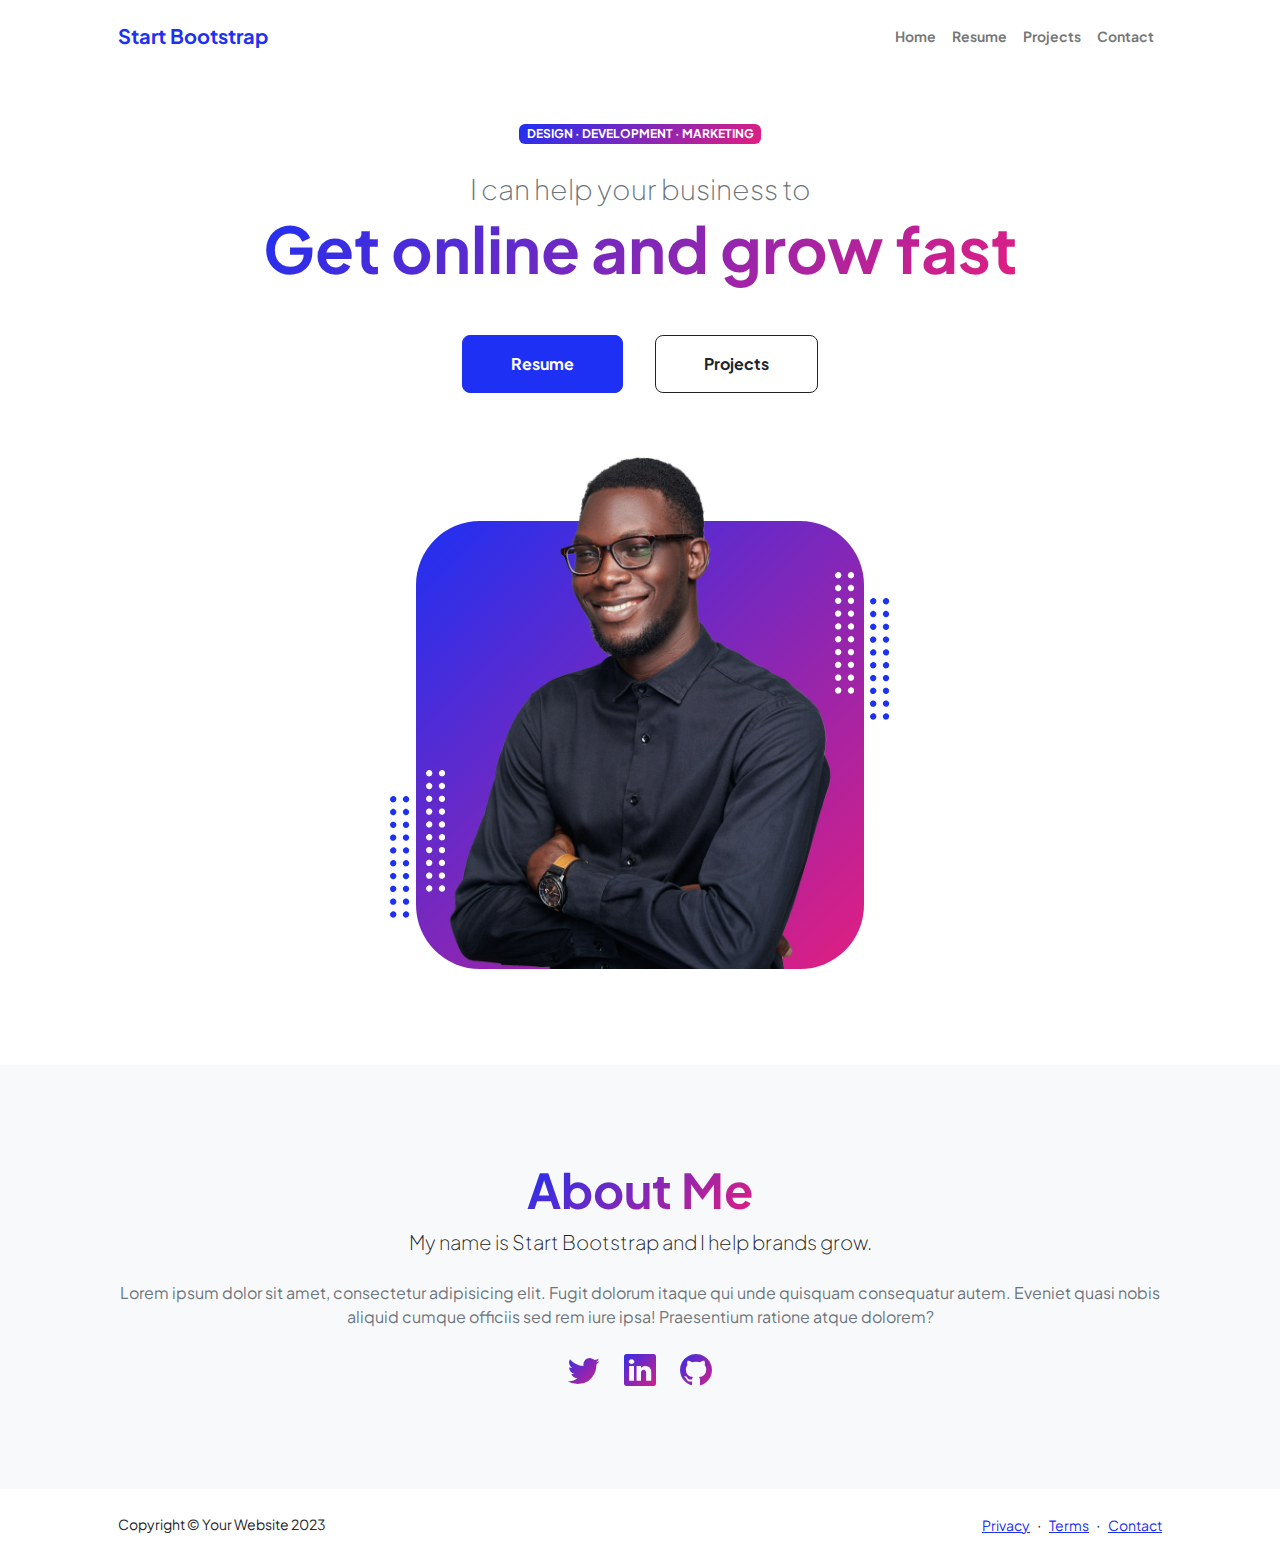
<file: index.html>
<!DOCTYPE html>
<html lang="en">
    <head>
        <meta charset="utf-8" />
        <meta name="viewport" content="width=device-width, initial-scale=1, shrink-to-fit=no" />
        <meta name="description" content="" />
        <meta name="author" content="" />
        <title>Personal - Start Bootstrap Theme</title>
        <!-- Favicon-->
        <link rel="icon" type="image/x-icon" href="assets/favicon.ico" />
        <!-- Custom Google font-->
        <link rel="preconnect" href="https://fonts.googleapis.com" />
        <link rel="preconnect" href="https://fonts.gstatic.com" crossorigin />
        <link href="https://fonts.googleapis.com/css2?family=Plus+Jakarta+Sans:wght@100;200;300;400;500;600;700;800;900&amp;display=swap" rel="stylesheet" />
        <!-- Bootstrap icons-->
        <link href="https://cdn.jsdelivr.net/npm/bootstrap-icons@1.8.1/font/bootstrap-icons.css" rel="stylesheet" />
        <!-- Core theme CSS (includes Bootstrap)-->
        <link href="css/styles.css" rel="stylesheet" />
    </head>
    <body class="d-flex flex-column h-100">
        <main class="flex-shrink-0">
            <!-- Navigation-->
            <nav class="navbar navbar-expand-lg navbar-light bg-white py-3">
                <div class="container px-5">
                    <a class="navbar-brand" href="index.html"><span class="fw-bolder text-primary">Start Bootstrap</span></a>
                    <button class="navbar-toggler" type="button" data-bs-toggle="collapse" data-bs-target="#navbarSupportedContent" aria-controls="navbarSupportedContent" aria-expanded="false" aria-label="Toggle navigation"><span class="navbar-toggler-icon"></span></button>
                    <div class="collapse navbar-collapse" id="navbarSupportedContent">
                        <ul class="navbar-nav ms-auto mb-2 mb-lg-0 small fw-bolder">
                            <li class="nav-item"><a class="nav-link" href="index.html">Home</a></li>
                            <li class="nav-item"><a class="nav-link" href="resume.html">Resume</a></li>
                            <li class="nav-item"><a class="nav-link" href="projects.html">Projects</a></li>
                            <li class="nav-item"><a class="nav-link" href="contact.html">Contact</a></li>
                        </ul>
                    </div>
                </div>
            </nav>
            <!-- Header-->
            <header class="py-5">
                <div class="container px-5 pb-5">
                    <div class="row gx-5 align-items-center">
                        <div class="col-xxl-5">
                            <!-- Header text content-->
                            <div class="text-center text-xxl-start">
                                <div class="badge bg-gradient-primary-to-secondary text-white mb-4"><div class="text-uppercase">Design &middot; Development &middot; Marketing</div></div>
                                <div class="fs-3 fw-light text-muted">I can help your business to</div>
                                <h1 class="display-3 fw-bolder mb-5"><span class="text-gradient d-inline">Get online and grow fast</span></h1>
                                <div class="d-grid gap-3 d-sm-flex justify-content-sm-center justify-content-xxl-start mb-3">
                                    <a class="btn btn-primary btn-lg px-5 py-3 me-sm-3 fs-6 fw-bolder" href="resume.html">Resume</a>
                                    <a class="btn btn-outline-dark btn-lg px-5 py-3 fs-6 fw-bolder" href="projects.html">Projects</a>
                                </div>
                            </div>
                        </div>
                        <div class="col-xxl-7">
                            <!-- Header profile picture-->
                            <div class="d-flex justify-content-center mt-5 mt-xxl-0">
                                <div class="profile bg-gradient-primary-to-secondary">
                                    <!-- TIP: For best results, use a photo with a transparent background like the demo example below-->
                                    <!-- Watch a tutorial on how to do this on YouTube (link)-->
                                    <img class="profile-img" src="assets/profile.png" alt="..." />
                                    <div class="dots-1">
                                        <!-- SVG Dots-->
                                        <svg version="1.1" xmlns="http://www.w3.org/2000/svg" xmlns:xlink="http://www.w3.org/1999/xlink" x="0px" y="0px" viewBox="0 0 191.6 1215.4" style="enable-background: new 0 0 191.6 1215.4" xml:space="preserve">
                                            <g transform="translate(0.000000,1280.000000) scale(0.100000,-0.100000)">
                                                <path d="M227.7,12788.6c-105-35-200-141-222-248c-43-206,163-412,369-369c155,32,275,190,260,339c-11,105-90,213-190,262        C383.7,12801.6,289.7,12808.6,227.7,12788.6z"></path>
                                                <path d="M1507.7,12788.6c-151-50-253-216-222-362c25-119,136-230,254-255c194-41,395,142,375,339c-11,105-90,213-190,262        C1663.7,12801.6,1569.7,12808.6,1507.7,12788.6z"></path>
                                                <path d="M227.7,11508.6c-105-35-200-141-222-248c-43-206,163-412,369-369c155,32,275,190,260,339c-11,105-90,213-190,262        C383.7,11521.6,289.7,11528.6,227.7,11508.6z"></path>
                                                <path d="M1507.7,11508.6c-151-50-253-216-222-362c25-119,136-230,254-255c194-41,395,142,375,339c-11,105-90,213-190,262        C1663.7,11521.6,1569.7,11528.6,1507.7,11508.6z"></path>
                                                <path d="M227.7,10228.6c-105-35-200-141-222-248c-43-206,163-412,369-369c155,32,275,190,260,339c-11,105-90,213-190,262        C383.7,10241.6,289.7,10248.6,227.7,10228.6z"></path>
                                                <path d="M1507.7,10228.6c-105-35-200-141-222-248c-43-206,163-412,369-369c155,32,275,190,260,339c-11,105-90,213-190,262        C1663.7,10241.6,1569.7,10248.6,1507.7,10228.6z"></path>
                                                <path d="M227.7,8948.6c-105-35-200-141-222-248c-43-206,163-412,369-369c155,32,275,190,260,339c-11,105-90,213-190,262        C383.7,8961.6,289.7,8968.6,227.7,8948.6z"></path>
                                                <path d="M1507.7,8948.6c-105-35-200-141-222-248c-43-206,163-412,369-369c155,32,275,190,260,339c-11,105-90,213-190,262        C1663.7,8961.6,1569.7,8968.6,1507.7,8948.6z"></path>
                                                <path d="M227.7,7668.6c-105-35-200-141-222-248c-43-206,163-412,369-369c155,32,275,190,260,339c-11,105-90,213-190,262        C383.7,7681.6,289.7,7688.6,227.7,7668.6z"></path>
                                                <path d="M1507.7,7668.6c-105-35-200-141-222-248c-43-206,163-412,369-369c155,32,275,190,260,339c-11,105-90,213-190,262        C1663.7,7681.6,1569.7,7688.6,1507.7,7668.6z"></path>
                                                <path d="M227.7,6388.6c-105-35-200-141-222-248c-43-206,163-412,369-369c155,32,275,190,260,339c-11,105-90,213-190,262        C383.7,6401.6,289.7,6408.6,227.7,6388.6z"></path>
                                                <path d="M1507.7,6388.6c-105-35-200-141-222-248c-43-206,163-412,369-369c155,32,275,190,260,339c-11,105-90,213-190,262        C1663.7,6401.6,1569.7,6408.6,1507.7,6388.6z"></path>
                                                <path d="M227.7,5108.6c-105-35-200-141-222-248c-43-206,163-412,369-369c155,32,275,190,260,339c-11,105-90,213-190,262        C383.7,5121.6,289.7,5128.6,227.7,5108.6z"></path>
                                                <path d="M1507.7,5108.6c-105-35-200-141-222-248c-43-206,163-412,369-369c155,32,275,190,260,339c-11,105-90,213-190,262        C1663.7,5121.6,1569.7,5128.6,1507.7,5108.6z"></path>
                                                <path d="M227.7,3828.6c-105-35-200-141-222-248c-43-206,163-412,369-369c155,32,275,190,260,339c-11,105-90,213-190,262        C383.7,3841.6,289.7,3848.6,227.7,3828.6z"></path>
                                                <path d="M1507.7,3828.6c-105-35-200-141-222-248c-43-206,163-412,369-369c155,32,275,190,260,339c-11,105-90,213-190,262        C1663.7,3841.6,1569.7,3848.6,1507.7,3828.6z"></path>
                                                <path d="M227.7,2548.6c-105-35-200-141-222-248c-43-206,163-412,369-369c155,32,275,190,260,339c-11,105-90,213-190,262        C383.7,2561.6,289.7,2568.6,227.7,2548.6z"></path>
                                                <path d="M1507.7,2548.6c-105-35-200-141-222-248c-43-206,163-412,369-369c155,32,275,190,260,339c-11,105-90,213-190,262        C1663.7,2561.6,1569.7,2568.6,1507.7,2548.6z"></path>
                                                <path d="M227.7,1268.6c-105-35-200-141-222-248c-43-206,163-412,369-369c155,32,275,190,260,339c-11,105-90,213-190,262        C383.7,1281.6,289.7,1288.6,227.7,1268.6z"></path>
                                                <path d="M1507.7,1268.6c-105-35-200-141-222-248c-43-206,163-412,369-369c155,32,275,190,260,339c-11,105-90,213-190,262        C1663.7,1281.6,1569.7,1288.6,1507.7,1268.6z"></path>
                                            </g>
                                        </svg>
                                        <!-- END of SVG dots-->
                                    </div>
                                    <div class="dots-2">
                                        <!-- SVG Dots-->
                                        <svg version="1.1" xmlns="http://www.w3.org/2000/svg" xmlns:xlink="http://www.w3.org/1999/xlink" x="0px" y="0px" viewBox="0 0 191.6 1215.4" style="enable-background: new 0 0 191.6 1215.4" xml:space="preserve">
                                            <g transform="translate(0.000000,1280.000000) scale(0.100000,-0.100000)">
                                                <path d="M227.7,12788.6c-105-35-200-141-222-248c-43-206,163-412,369-369c155,32,275,190,260,339c-11,105-90,213-190,262        C383.7,12801.6,289.7,12808.6,227.7,12788.6z"></path>
                                                <path d="M1507.7,12788.6c-151-50-253-216-222-362c25-119,136-230,254-255c194-41,395,142,375,339c-11,105-90,213-190,262        C1663.7,12801.6,1569.7,12808.6,1507.7,12788.6z"></path>
                                                <path d="M227.7,11508.6c-105-35-200-141-222-248c-43-206,163-412,369-369c155,32,275,190,260,339c-11,105-90,213-190,262        C383.7,11521.6,289.7,11528.6,227.7,11508.6z"></path>
                                                <path d="M1507.7,11508.6c-151-50-253-216-222-362c25-119,136-230,254-255c194-41,395,142,375,339c-11,105-90,213-190,262        C1663.7,11521.6,1569.7,11528.6,1507.7,11508.6z"></path>
                                                <path d="M227.7,10228.6c-105-35-200-141-222-248c-43-206,163-412,369-369c155,32,275,190,260,339c-11,105-90,213-190,262        C383.7,10241.6,289.7,10248.6,227.7,10228.6z"></path>
                                                <path d="M1507.7,10228.6c-105-35-200-141-222-248c-43-206,163-412,369-369c155,32,275,190,260,339c-11,105-90,213-190,262        C1663.7,10241.6,1569.7,10248.6,1507.7,10228.6z"></path>
                                                <path d="M227.7,8948.6c-105-35-200-141-222-248c-43-206,163-412,369-369c155,32,275,190,260,339c-11,105-90,213-190,262        C383.7,8961.6,289.7,8968.6,227.7,8948.6z"></path>
                                                <path d="M1507.7,8948.6c-105-35-200-141-222-248c-43-206,163-412,369-369c155,32,275,190,260,339c-11,105-90,213-190,262        C1663.7,8961.6,1569.7,8968.6,1507.7,8948.6z"></path>
                                                <path d="M227.7,7668.6c-105-35-200-141-222-248c-43-206,163-412,369-369c155,32,275,190,260,339c-11,105-90,213-190,262        C383.7,7681.6,289.7,7688.6,227.7,7668.6z"></path>
                                                <path d="M1507.7,7668.6c-105-35-200-141-222-248c-43-206,163-412,369-369c155,32,275,190,260,339c-11,105-90,213-190,262        C1663.7,7681.6,1569.7,7688.6,1507.7,7668.6z"></path>
                                                <path d="M227.7,6388.6c-105-35-200-141-222-248c-43-206,163-412,369-369c155,32,275,190,260,339c-11,105-90,213-190,262        C383.7,6401.6,289.7,6408.6,227.7,6388.6z"></path>
                                                <path d="M1507.7,6388.6c-105-35-200-141-222-248c-43-206,163-412,369-369c155,32,275,190,260,339c-11,105-90,213-190,262        C1663.7,6401.6,1569.7,6408.6,1507.7,6388.6z"></path>
                                                <path d="M227.7,5108.6c-105-35-200-141-222-248c-43-206,163-412,369-369c155,32,275,190,260,339c-11,105-90,213-190,262        C383.7,5121.6,289.7,5128.6,227.7,5108.6z"></path>
                                                <path d="M1507.7,5108.6c-105-35-200-141-222-248c-43-206,163-412,369-369c155,32,275,190,260,339c-11,105-90,213-190,262        C1663.7,5121.6,1569.7,5128.6,1507.7,5108.6z"></path>
                                                <path d="M227.7,3828.6c-105-35-200-141-222-248c-43-206,163-412,369-369c155,32,275,190,260,339c-11,105-90,213-190,262        C383.7,3841.6,289.7,3848.6,227.7,3828.6z"></path>
                                                <path d="M1507.7,3828.6c-105-35-200-141-222-248c-43-206,163-412,369-369c155,32,275,190,260,339c-11,105-90,213-190,262        C1663.7,3841.6,1569.7,3848.6,1507.7,3828.6z"></path>
                                                <path d="M227.7,2548.6c-105-35-200-141-222-248c-43-206,163-412,369-369c155,32,275,190,260,339c-11,105-90,213-190,262        C383.7,2561.6,289.7,2568.6,227.7,2548.6z"></path>
                                                <path d="M1507.7,2548.6c-105-35-200-141-222-248c-43-206,163-412,369-369c155,32,275,190,260,339c-11,105-90,213-190,262        C1663.7,2561.6,1569.7,2568.6,1507.7,2548.6z"></path>
                                                <path d="M227.7,1268.6c-105-35-200-141-222-248c-43-206,163-412,369-369c155,32,275,190,260,339c-11,105-90,213-190,262        C383.7,1281.6,289.7,1288.6,227.7,1268.6z"></path>
                                                <path d="M1507.7,1268.6c-105-35-200-141-222-248c-43-206,163-412,369-369c155,32,275,190,260,339c-11,105-90,213-190,262        C1663.7,1281.6,1569.7,1288.6,1507.7,1268.6z"></path>
                                            </g>
                                        </svg>
                                        <!-- END of SVG dots-->
                                    </div>
                                    <div class="dots-3">
                                        <!-- SVG Dots-->
                                        <svg version="1.1" xmlns="http://www.w3.org/2000/svg" xmlns:xlink="http://www.w3.org/1999/xlink" x="0px" y="0px" viewBox="0 0 191.6 1215.4" style="enable-background: new 0 0 191.6 1215.4" xml:space="preserve">
                                            <g transform="translate(0.000000,1280.000000) scale(0.100000,-0.100000)">
                                                <path d="M227.7,12788.6c-105-35-200-141-222-248c-43-206,163-412,369-369c155,32,275,190,260,339c-11,105-90,213-190,262        C383.7,12801.6,289.7,12808.6,227.7,12788.6z"></path>
                                                <path d="M1507.7,12788.6c-151-50-253-216-222-362c25-119,136-230,254-255c194-41,395,142,375,339c-11,105-90,213-190,262        C1663.7,12801.6,1569.7,12808.6,1507.7,12788.6z"></path>
                                                <path d="M227.7,11508.6c-105-35-200-141-222-248c-43-206,163-412,369-369c155,32,275,190,260,339c-11,105-90,213-190,262        C383.7,11521.6,289.7,11528.6,227.7,11508.6z"></path>
                                                <path d="M1507.7,11508.6c-151-50-253-216-222-362c25-119,136-230,254-255c194-41,395,142,375,339c-11,105-90,213-190,262        C1663.7,11521.6,1569.7,11528.6,1507.7,11508.6z"></path>
                                                <path d="M227.7,10228.6c-105-35-200-141-222-248c-43-206,163-412,369-369c155,32,275,190,260,339c-11,105-90,213-190,262        C383.7,10241.6,289.7,10248.6,227.7,10228.6z"></path>
                                                <path d="M1507.7,10228.6c-105-35-200-141-222-248c-43-206,163-412,369-369c155,32,275,190,260,339c-11,105-90,213-190,262        C1663.7,10241.6,1569.7,10248.6,1507.7,10228.6z"></path>
                                                <path d="M227.7,8948.6c-105-35-200-141-222-248c-43-206,163-412,369-369c155,32,275,190,260,339c-11,105-90,213-190,262        C383.7,8961.6,289.7,8968.6,227.7,8948.6z"></path>
                                                <path d="M1507.7,8948.6c-105-35-200-141-222-248c-43-206,163-412,369-369c155,32,275,190,260,339c-11,105-90,213-190,262        C1663.7,8961.6,1569.7,8968.6,1507.7,8948.6z"></path>
                                                <path d="M227.7,7668.6c-105-35-200-141-222-248c-43-206,163-412,369-369c155,32,275,190,260,339c-11,105-90,213-190,262        C383.7,7681.6,289.7,7688.6,227.7,7668.6z"></path>
                                                <path d="M1507.7,7668.6c-105-35-200-141-222-248c-43-206,163-412,369-369c155,32,275,190,260,339c-11,105-90,213-190,262        C1663.7,7681.6,1569.7,7688.6,1507.7,7668.6z"></path>
                                                <path d="M227.7,6388.6c-105-35-200-141-222-248c-43-206,163-412,369-369c155,32,275,190,260,339c-11,105-90,213-190,262        C383.7,6401.6,289.7,6408.6,227.7,6388.6z"></path>
                                                <path d="M1507.7,6388.6c-105-35-200-141-222-248c-43-206,163-412,369-369c155,32,275,190,260,339c-11,105-90,213-190,262        C1663.7,6401.6,1569.7,6408.6,1507.7,6388.6z"></path>
                                                <path d="M227.7,5108.6c-105-35-200-141-222-248c-43-206,163-412,369-369c155,32,275,190,260,339c-11,105-90,213-190,262        C383.7,5121.6,289.7,5128.6,227.7,5108.6z"></path>
                                                <path d="M1507.7,5108.6c-105-35-200-141-222-248c-43-206,163-412,369-369c155,32,275,190,260,339c-11,105-90,213-190,262        C1663.7,5121.6,1569.7,5128.6,1507.7,5108.6z"></path>
                                                <path d="M227.7,3828.6c-105-35-200-141-222-248c-43-206,163-412,369-369c155,32,275,190,260,339c-11,105-90,213-190,262        C383.7,3841.6,289.7,3848.6,227.7,3828.6z"></path>
                                                <path d="M1507.7,3828.6c-105-35-200-141-222-248c-43-206,163-412,369-369c155,32,275,190,260,339c-11,105-90,213-190,262        C1663.7,3841.6,1569.7,3848.6,1507.7,3828.6z"></path>
                                                <path d="M227.7,2548.6c-105-35-200-141-222-248c-43-206,163-412,369-369c155,32,275,190,260,339c-11,105-90,213-190,262        C383.7,2561.6,289.7,2568.6,227.7,2548.6z"></path>
                                                <path d="M1507.7,2548.6c-105-35-200-141-222-248c-43-206,163-412,369-369c155,32,275,190,260,339c-11,105-90,213-190,262        C1663.7,2561.6,1569.7,2568.6,1507.7,2548.6z"></path>
                                                <path d="M227.7,1268.6c-105-35-200-141-222-248c-43-206,163-412,369-369c155,32,275,190,260,339c-11,105-90,213-190,262        C383.7,1281.6,289.7,1288.6,227.7,1268.6z"></path>
                                                <path d="M1507.7,1268.6c-105-35-200-141-222-248c-43-206,163-412,369-369c155,32,275,190,260,339c-11,105-90,213-190,262        C1663.7,1281.6,1569.7,1288.6,1507.7,1268.6z"></path>
                                            </g>
                                        </svg>
                                        <!-- END of SVG dots-->
                                    </div>
                                    <div class="dots-4">
                                        <!-- SVG Dots-->
                                        <svg version="1.1" xmlns="http://www.w3.org/2000/svg" xmlns:xlink="http://www.w3.org/1999/xlink" x="0px" y="0px" viewBox="0 0 191.6 1215.4" style="enable-background: new 0 0 191.6 1215.4" xml:space="preserve">
                                            <g transform="translate(0.000000,1280.000000) scale(0.100000,-0.100000)">
                                                <path d="M227.7,12788.6c-105-35-200-141-222-248c-43-206,163-412,369-369c155,32,275,190,260,339c-11,105-90,213-190,262        C383.7,12801.6,289.7,12808.6,227.7,12788.6z"></path>
                                                <path d="M1507.7,12788.6c-151-50-253-216-222-362c25-119,136-230,254-255c194-41,395,142,375,339c-11,105-90,213-190,262        C1663.7,12801.6,1569.7,12808.6,1507.7,12788.6z"></path>
                                                <path d="M227.7,11508.6c-105-35-200-141-222-248c-43-206,163-412,369-369c155,32,275,190,260,339c-11,105-90,213-190,262        C383.7,11521.6,289.7,11528.6,227.7,11508.6z"></path>
                                                <path d="M1507.7,11508.6c-151-50-253-216-222-362c25-119,136-230,254-255c194-41,395,142,375,339c-11,105-90,213-190,262        C1663.7,11521.6,1569.7,11528.6,1507.7,11508.6z"></path>
                                                <path d="M227.7,10228.6c-105-35-200-141-222-248c-43-206,163-412,369-369c155,32,275,190,260,339c-11,105-90,213-190,262        C383.7,10241.6,289.7,10248.6,227.7,10228.6z"></path>
                                                <path d="M1507.7,10228.6c-105-35-200-141-222-248c-43-206,163-412,369-369c155,32,275,190,260,339c-11,105-90,213-190,262        C1663.7,10241.6,1569.7,10248.6,1507.7,10228.6z"></path>
                                                <path d="M227.7,8948.6c-105-35-200-141-222-248c-43-206,163-412,369-369c155,32,275,190,260,339c-11,105-90,213-190,262        C383.7,8961.6,289.7,8968.6,227.7,8948.6z"></path>
                                                <path d="M1507.7,8948.6c-105-35-200-141-222-248c-43-206,163-412,369-369c155,32,275,190,260,339c-11,105-90,213-190,262        C1663.7,8961.6,1569.7,8968.6,1507.7,8948.6z"></path>
                                                <path d="M227.7,7668.6c-105-35-200-141-222-248c-43-206,163-412,369-369c155,32,275,190,260,339c-11,105-90,213-190,262        C383.7,7681.6,289.7,7688.6,227.7,7668.6z"></path>
                                                <path d="M1507.7,7668.6c-105-35-200-141-222-248c-43-206,163-412,369-369c155,32,275,190,260,339c-11,105-90,213-190,262        C1663.7,7681.6,1569.7,7688.6,1507.7,7668.6z"></path>
                                                <path d="M227.7,6388.6c-105-35-200-141-222-248c-43-206,163-412,369-369c155,32,275,190,260,339c-11,105-90,213-190,262        C383.7,6401.6,289.7,6408.6,227.7,6388.6z"></path>
                                                <path d="M1507.7,6388.6c-105-35-200-141-222-248c-43-206,163-412,369-369c155,32,275,190,260,339c-11,105-90,213-190,262        C1663.7,6401.6,1569.7,6408.6,1507.7,6388.6z"></path>
                                                <path d="M227.7,5108.6c-105-35-200-141-222-248c-43-206,163-412,369-369c155,32,275,190,260,339c-11,105-90,213-190,262        C383.7,5121.6,289.7,5128.6,227.7,5108.6z"></path>
                                                <path d="M1507.7,5108.6c-105-35-200-141-222-248c-43-206,163-412,369-369c155,32,275,190,260,339c-11,105-90,213-190,262        C1663.7,5121.6,1569.7,5128.6,1507.7,5108.6z"></path>
                                                <path d="M227.7,3828.6c-105-35-200-141-222-248c-43-206,163-412,369-369c155,32,275,190,260,339c-11,105-90,213-190,262        C383.7,3841.6,289.7,3848.6,227.7,3828.6z"></path>
                                                <path d="M1507.7,3828.6c-105-35-200-141-222-248c-43-206,163-412,369-369c155,32,275,190,260,339c-11,105-90,213-190,262        C1663.7,3841.6,1569.7,3848.6,1507.7,3828.6z"></path>
                                                <path d="M227.7,2548.6c-105-35-200-141-222-248c-43-206,163-412,369-369c155,32,275,190,260,339c-11,105-90,213-190,262        C383.7,2561.6,289.7,2568.6,227.7,2548.6z"></path>
                                                <path d="M1507.7,2548.6c-105-35-200-141-222-248c-43-206,163-412,369-369c155,32,275,190,260,339c-11,105-90,213-190,262        C1663.7,2561.6,1569.7,2568.6,1507.7,2548.6z"></path>
                                                <path d="M227.7,1268.6c-105-35-200-141-222-248c-43-206,163-412,369-369c155,32,275,190,260,339c-11,105-90,213-190,262        C383.7,1281.6,289.7,1288.6,227.7,1268.6z"></path>
                                                <path d="M1507.7,1268.6c-105-35-200-141-222-248c-43-206,163-412,369-369c155,32,275,190,260,339c-11,105-90,213-190,262        C1663.7,1281.6,1569.7,1288.6,1507.7,1268.6z"></path>
                                            </g>
                                        </svg>
                                        <!-- END of SVG dots-->
                                    </div>
                                </div>
                            </div>
                        </div>
                    </div>
                </div>
            </header>
            <!-- About Section-->
            <section class="bg-light py-5">
                <div class="container px-5">
                    <div class="row gx-5 justify-content-center">
                        <div class="col-xxl-8">
                            <div class="text-center my-5">
                                <h2 class="display-5 fw-bolder"><span class="text-gradient d-inline">About Me</span></h2>
                                <p class="lead fw-light mb-4">My name is Start Bootstrap and I help brands grow.</p>
                                <p class="text-muted">Lorem ipsum dolor sit amet, consectetur adipisicing elit. Fugit dolorum itaque qui unde quisquam consequatur autem. Eveniet quasi nobis aliquid cumque officiis sed rem iure ipsa! Praesentium ratione atque dolorem?</p>
                                <div class="d-flex justify-content-center fs-2 gap-4">
                                    <a class="text-gradient" href="#!"><i class="bi bi-twitter"></i></a>
                                    <a class="text-gradient" href="#!"><i class="bi bi-linkedin"></i></a>
                                    <a class="text-gradient" href="#!"><i class="bi bi-github"></i></a>
                                </div>
                            </div>
                        </div>
                    </div>
                </div>
            </section>
        </main>
        <!-- Footer-->
        <footer class="bg-white py-4 mt-auto">
            <div class="container px-5">
                <div class="row align-items-center justify-content-between flex-column flex-sm-row">
                    <div class="col-auto"><div class="small m-0">Copyright &copy; Your Website 2023</div></div>
                    <div class="col-auto">
                        <a class="small" href="#!">Privacy</a>
                        <span class="mx-1">&middot;</span>
                        <a class="small" href="#!">Terms</a>
                        <span class="mx-1">&middot;</span>
                        <a class="small" href="#!">Contact</a>
                    </div>
                </div>
            </div>
        </footer>
        <!-- Bootstrap core JS-->
        <script src="https://cdn.jsdelivr.net/npm/bootstrap@5.2.3/dist/js/bootstrap.bundle.min.js"></script>
        <!-- Core theme JS-->
        <script src="js/scripts.js"></script>
    </body>
</html>
</file>
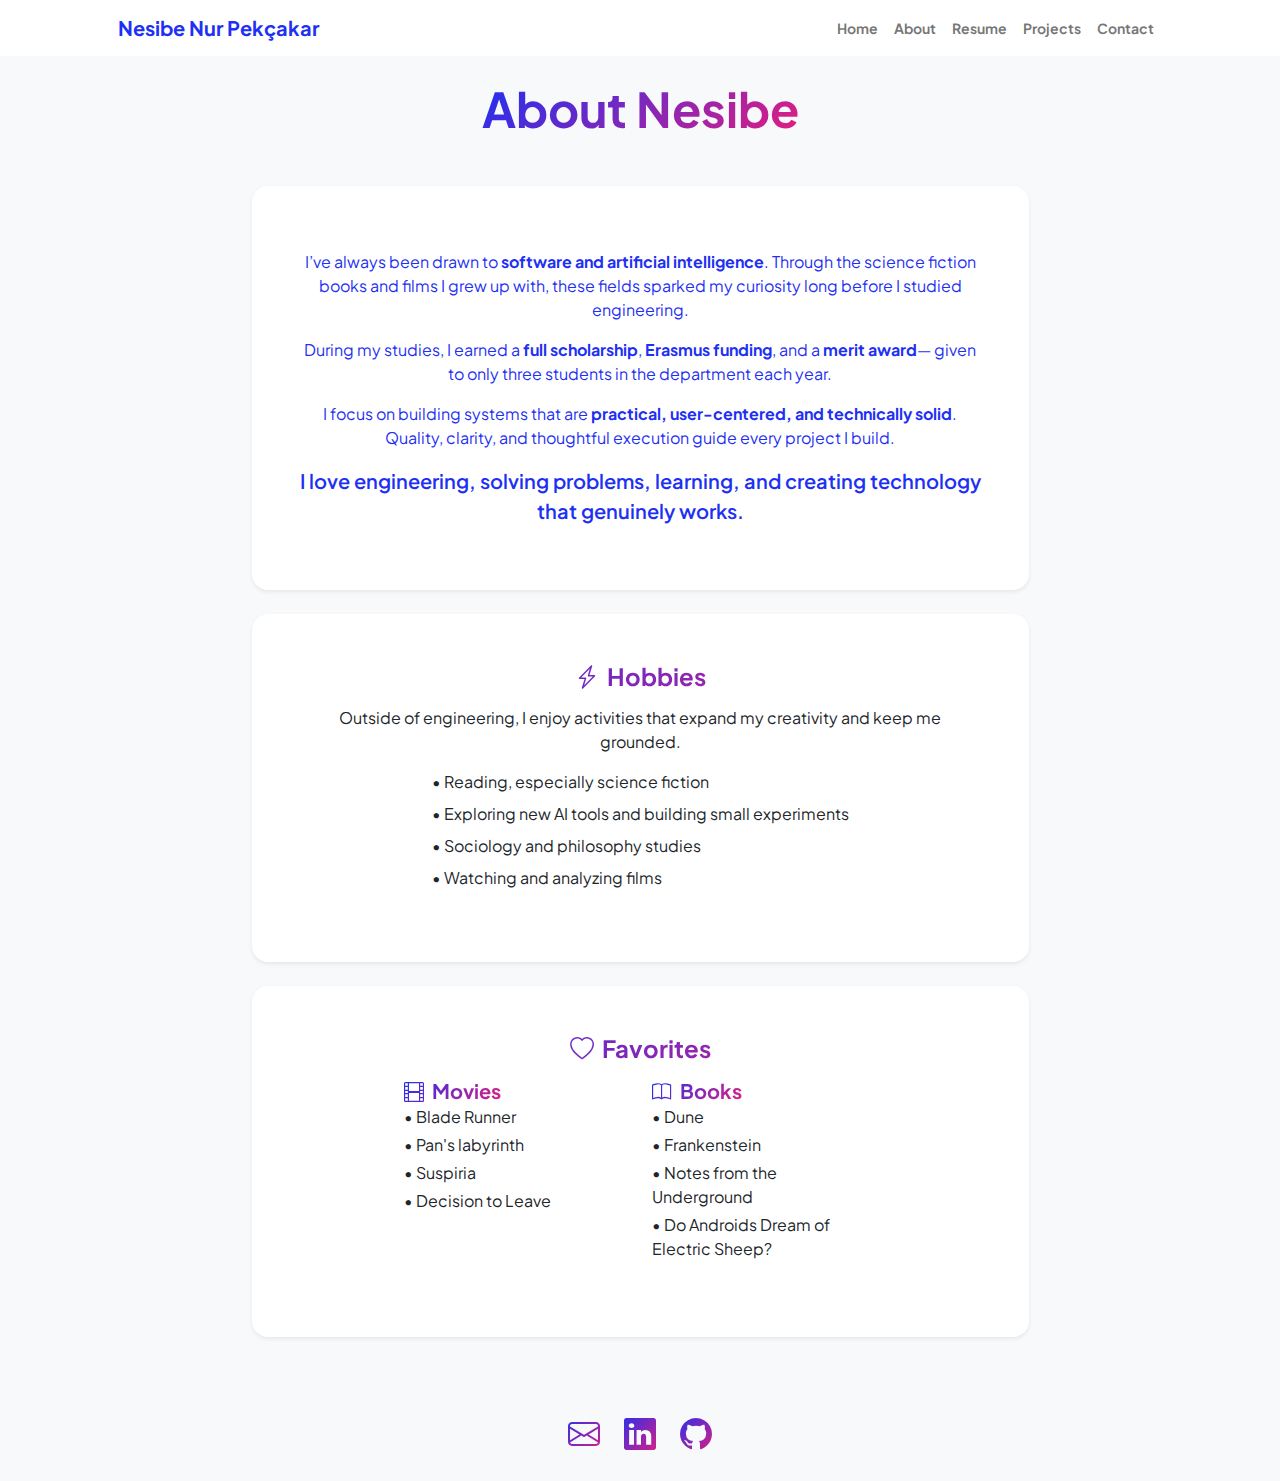
<file: about.html>
<!DOCTYPE html>
<html lang="en">
<head>
    <meta charset="utf-8" />
    <meta name="viewport" content="width=device-width, initial-scale=1, shrink-to-fit=no" />
    <meta name="description" content="" />
    <meta name="author" content="" />
    <title>Nesibe Nur Pekçakar - About</title>

    <!-- Favicon -->
    <link rel="icon" type="image/x-icon" href="assets/favicon.ico" />

    <!-- Google Font -->
    <link rel="preconnect" href="https://fonts.googleapis.com" />
    <link rel="preconnect" href="https://fonts.gstatic.com" crossorigin />
    <link href="https://fonts.googleapis.com/css2?family=Plus+Jakarta+Sans:wght@200;300;400;500;600;700;800&display=swap" rel="stylesheet" />

    <!-- Bootstrap Icons -->
    <link href="https://cdn.jsdelivr.net/npm/bootstrap-icons@1.8.1/font/bootstrap-icons.css" rel="stylesheet" />

    <!-- Theme CSS -->
    <link href="css/styles.css" rel="stylesheet" />
</head>

<body class="d-flex flex-column h-100">
<main class="flex-shrink-0">

   <!-- Navigation-->
   <nav class="navbar navbar-expand-lg navbar-light py-2 navbar-gradient">
        <div class="container px-5">
            <a class="navbar-brand" href="index.html">
                <span class="fw-bolder text-primary">Nesibe Nur Pekçakar</span>
            </a>
            <button class="navbar-toggler" type="button" data-bs-toggle="collapse"
                    data-bs-target="#navbarSupportedContent">
                <span class="navbar-toggler-icon"></span>
            </button>

            <div class="collapse navbar-collapse" id="navbarSupportedContent">
                <ul class="navbar-nav ms-auto mb-2 mb-lg-0 small fw-bolder">
                    <li class="nav-item"><a class="nav-link" href="index.html">Home</a></li>
                    <li class="nav-item"><a class="nav-link" href="about.html">About</a></li>
                    <li class="nav-item"><a class="nav-link" href="resume.html">Resume</a></li>
                    <li class="nav-item"><a class="nav-link" href="projects.html">Projects</a></li>
                    <li class="nav-item"><a class="nav-link" href="contact.html">Contact</a></li>
                </ul>
            </div>

        </div>
    </nav>

    <!-- About Section -->
    <section class="bg-light pt-4 pb-5">
        <div class="container px-4 px-md-5">

            <!-- TITLE -->
            <div class="text-center mb-5">
                <h1 class="display-5 fw-bolder mb-0">
                    <span class="text-gradient d-inline">About Nesibe</span>
                </h1>
            </div>

            <div class="row justify-content-center">
                <div class="col-xl-9 col-lg-10">

                    <!-- MAIN ABOUT CARD -->
                    <div class="card shadow-sm border-0 rounded-4 p-4 p-md-5 text-center">
                        <div class="mx-auto" style="max-width:800px">
                            <p class="fs-6 text-primary mt-3">
                                I’ve always been drawn to <strong>software and artificial intelligence</strong>. 
                                Through the science fiction books and films I grew up with, these fields sparked my curiosity long before I studied engineering.
                            </p>

                            <p class="fs-6 text-primary mt-3">
                                During my studies, I earned a <strong>full scholarship</strong>, 
                                <strong>Erasmus funding</strong>, and a <strong>merit award</strong>—
                                given to only three students in the department each year.
                            </p>

                            <p class="fs-6 text-primary mt-3">
                                I focus on building systems that are <strong>practical, user-centered, and technically solid</strong>. 
                                Quality, clarity, and thoughtful execution guide every project I build.
                            </p>

                            <p class="fw-semibold text-primary fs-5 mt-3">
                                I love engineering, solving problems, learning, and creating technology that genuinely works.
                            </p>
                        </div>
                    </div>

                    <!-- HOBBIES -->
                    <div class="card shadow-sm border-0 rounded-4 p-4 p-md-5 text-center mt-4">
                        <h3 class="fw-bold text-gradient d-inline fs-4 mb-3">
                            <i class="bi bi-lightning-charge me-2"></i>Hobbies
                        </h3>

                        <p class="fs-6 lh-base mb-3">
                            Outside of engineering, I enjoy activities that expand my creativity and keep me grounded.
                        </p>

                        <ul class="list-unstyled text-start mx-auto" style="max-width:800px">
                            <li class="mb-2 fs-6">• Reading, especially science fiction</li>
                            <li class="mb-2 fs-6">• Exploring new AI tools and building small experiments</li>
                            <li class="mb-2 fs-6">• Sociology and philosophy studies</li>
                            <li class="mb-2 fs-6">• Watching and analyzing films</li>
                        </ul>
                    </div>

                    <!-- FAVORITES -->
                    <div class="card shadow-sm border-0 rounded-4 p-4 p-md-5 text-center mt-4">
                        <h3 class="fw-bold text-gradient d-inline fs-4 mb-3">
                            <i class="bi bi-heart me-2"></i>Favorites
                        </h3>

                        <div class="row text-start mx-auto" style="max-width:800px">

                            <!-- MOVIES -->
                            <div class="col-md-6 mb-4">
                                <h5 class="fw-bold text-gradient d-inline fs-5 mb-2">
                                    <i class="bi bi-film me-2"></i>Movies
                                </h5>
                                <ul class="list-unstyled fs-6 mb-0">
                                    <li class="mb-1">• Blade Runner</li>
                                    <li class="mb-1">• Pan's labyrinth</li>
                                    <li class="mb-1">• Suspiria</li>
                                    <li class="mb-1">• Decision to Leave</li>
                                </ul>
                            </div>

                            <!-- BOOKS -->
                            <div class="col-md-6 mb-4">
                                <h5 class="fw-bold text-gradient d-inline fs-5 mb-2">
                                    <i class="bi bi-book me-2"></i>Books
                                </h5>
                                <ul class="list-unstyled fs-6 mb-0">
                                    <li class="mb-1">• Dune</li>
                                    <li class="mb-1">• Frankenstein</li>
                                    <li class="mb-1">• Notes from the Underground</li>
                                    <li class="mb-1">• Do Androids Dream of Electric Sheep?</li>
                                </ul>
                            </div>

                        </div>
                    </div>

                </div>
            </div>

        </div>
    </section>

</main>

<!-- Footer -->
<footer class="bg-light py-4 mt-auto">
    <div class="container px-5">
        <div class="d-flex justify-content-center fs-2 gap-4">
            <a href="mailto:nesibe.pekcakar@gmail.com" class="text-gradient">
                <i class="bi bi-envelope"></i>
            </a>
            <a href="https://linkedin.com/in/nesibepekcakar" target="_blank" class="text-gradient">
                <i class="bi bi-linkedin"></i>
            </a>
            <a href="https://github.com/nesibepekcakar" target="_blank" class="text-gradient">
                <i class="bi bi-github"></i>
            </a>
        </div>
    </div>
</footer>

<!-- Scripts -->
<script src="https://cdn.jsdelivr.net/npm/bootstrap@5.2.3/dist/js/bootstrap.bundle.min.js"></script>
<script src="js/scripts.js"></script>

</body>
</html>
</file>
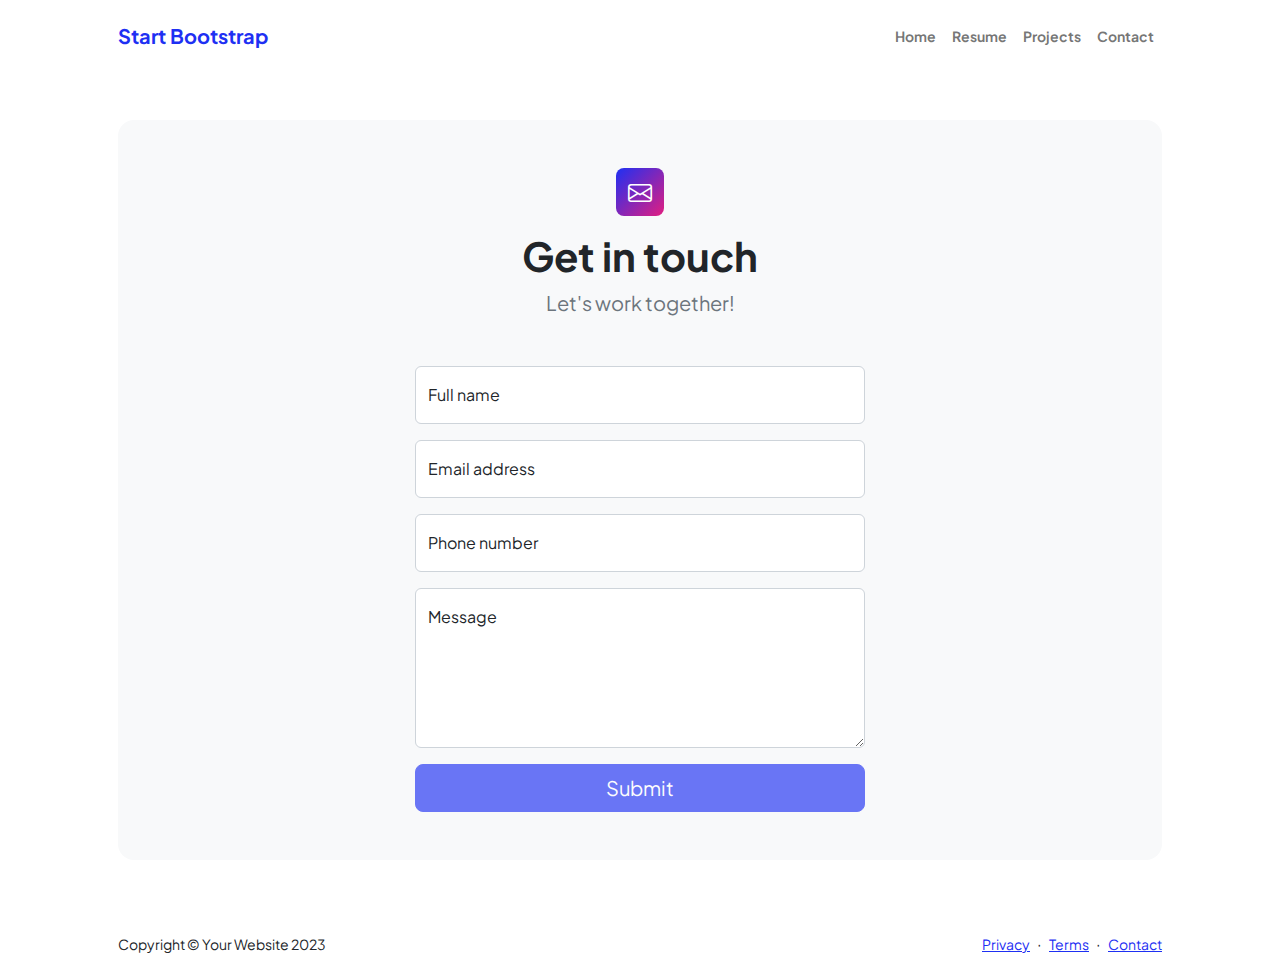
<file: contact.html>
<!DOCTYPE html>
<html lang="en">
    <head>
        <meta charset="utf-8" />
        <meta name="viewport" content="width=device-width, initial-scale=1, shrink-to-fit=no" />
        <meta name="description" content />
        <meta name="author" content />
        <title>Modern Business - Start Bootstrap Template</title>
        <!-- Favicon-->
        <link rel="icon" type="image/x-icon" href="assets/favicon.ico" />
        <!-- Custom Google font-->
        <link rel="preconnect" href="https://fonts.googleapis.com" />
        <link rel="preconnect" href="https://fonts.gstatic.com" crossorigin />
        <link href="https://fonts.googleapis.com/css2?family=Plus+Jakarta+Sans:wght@100;200;300;400;500;600;700;800;900&amp;display=swap" rel="stylesheet" />
        <!-- Bootstrap icons-->
        <link href="https://cdn.jsdelivr.net/npm/bootstrap-icons@1.8.1/font/bootstrap-icons.css" rel="stylesheet" />
        <!-- Core theme CSS (includes Bootstrap)-->
        <link href="css/styles.css" rel="stylesheet" />
    </head>
    <body class="d-flex flex-column">
        <main class="flex-shrink-0">
            <!-- Navigation-->
            <nav class="navbar navbar-expand-lg navbar-light bg-white py-3">
                <div class="container px-5">
                    <a class="navbar-brand" href="index.html"><span class="fw-bolder text-primary">Start Bootstrap</span></a>
                    <button class="navbar-toggler" type="button" data-bs-toggle="collapse" data-bs-target="#navbarSupportedContent" aria-controls="navbarSupportedContent" aria-expanded="false" aria-label="Toggle navigation"><span class="navbar-toggler-icon"></span></button>
                    <div class="collapse navbar-collapse" id="navbarSupportedContent">
                        <ul class="navbar-nav ms-auto mb-2 mb-lg-0 small fw-bolder">
                            <li class="nav-item"><a class="nav-link" href="index.html">Home</a></li>
                            <li class="nav-item"><a class="nav-link" href="resume.html">Resume</a></li>
                            <li class="nav-item"><a class="nav-link" href="projects.html">Projects</a></li>
                            <li class="nav-item"><a class="nav-link" href="contact.html">Contact</a></li>
                        </ul>
                    </div>
                </div>
            </nav>
            <!-- Page content-->
            <section class="py-5">
                <div class="container px-5">
                    <!-- Contact form-->
                    <div class="bg-light rounded-4 py-5 px-4 px-md-5">
                        <div class="text-center mb-5">
                            <div class="feature bg-primary bg-gradient-primary-to-secondary text-white rounded-3 mb-3"><i class="bi bi-envelope"></i></div>
                            <h1 class="fw-bolder">Get in touch</h1>
                            <p class="lead fw-normal text-muted mb-0">Let's work together!</p>
                        </div>
                        <div class="row gx-5 justify-content-center">
                            <div class="col-lg-8 col-xl-6">
                                <!-- * * * * * * * * * * * * * * *-->
                                <!-- * * SB Forms Contact Form * *-->
                                <!-- * * * * * * * * * * * * * * *-->
                                <!-- This form is pre-integrated with SB Forms.-->
                                <!-- To make this form functional, sign up at-->
                                <!-- https://startbootstrap.com/solution/contact-forms-->
                                <!-- to get an API token!-->
                                <form id="contactForm" data-sb-form-api-token="API_TOKEN">
                                    <!-- Name input-->
                                    <div class="form-floating mb-3">
                                        <input class="form-control" id="name" type="text" placeholder="Enter your name..." data-sb-validations="required" />
                                        <label for="name">Full name</label>
                                        <div class="invalid-feedback" data-sb-feedback="name:required">A name is required.</div>
                                    </div>
                                    <!-- Email address input-->
                                    <div class="form-floating mb-3">
                                        <input class="form-control" id="email" type="email" placeholder="name@example.com" data-sb-validations="required,email" />
                                        <label for="email">Email address</label>
                                        <div class="invalid-feedback" data-sb-feedback="email:required">An email is required.</div>
                                        <div class="invalid-feedback" data-sb-feedback="email:email">Email is not valid.</div>
                                    </div>
                                    <!-- Phone number input-->
                                    <div class="form-floating mb-3">
                                        <input class="form-control" id="phone" type="tel" placeholder="(123) 456-7890" data-sb-validations="required" />
                                        <label for="phone">Phone number</label>
                                        <div class="invalid-feedback" data-sb-feedback="phone:required">A phone number is required.</div>
                                    </div>
                                    <!-- Message input-->
                                    <div class="form-floating mb-3">
                                        <textarea class="form-control" id="message" type="text" placeholder="Enter your message here..." style="height: 10rem" data-sb-validations="required"></textarea>
                                        <label for="message">Message</label>
                                        <div class="invalid-feedback" data-sb-feedback="message:required">A message is required.</div>
                                    </div>
                                    <!-- Submit success message-->
                                    <!---->
                                    <!-- This is what your users will see when the form-->
                                    <!-- has successfully submitted-->
                                    <div class="d-none" id="submitSuccessMessage">
                                        <div class="text-center mb-3">
                                            <div class="fw-bolder">Form submission successful!</div>
                                            To activate this form, sign up at
                                            <br />
                                            <a href="https://startbootstrap.com/solution/contact-forms">https://startbootstrap.com/solution/contact-forms</a>
                                        </div>
                                    </div>
                                    <!-- Submit error message-->
                                    <!---->
                                    <!-- This is what your users will see when there is-->
                                    <!-- an error submitting the form-->
                                    <div class="d-none" id="submitErrorMessage"><div class="text-center text-danger mb-3">Error sending message!</div></div>
                                    <!-- Submit Button-->
                                    <div class="d-grid"><button class="btn btn-primary btn-lg disabled" id="submitButton" type="submit">Submit</button></div>
                                </form>
                            </div>
                        </div>
                    </div>
                </div>
            </section>
        </main>
        <!-- Footer-->
        <footer class="bg-white py-4 mt-auto">
            <div class="container px-5">
                <div class="row align-items-center justify-content-between flex-column flex-sm-row">
                    <div class="col-auto"><div class="small m-0">Copyright &copy; Your Website 2023</div></div>
                    <div class="col-auto">
                        <a class="small" href="#!">Privacy</a>
                        <span class="mx-1">&middot;</span>
                        <a class="small" href="#!">Terms</a>
                        <span class="mx-1">&middot;</span>
                        <a class="small" href="#!">Contact</a>
                    </div>
                </div>
            </div>
        </footer>
        <!-- Bootstrap core JS-->
        <script src="https://cdn.jsdelivr.net/npm/bootstrap@5.2.3/dist/js/bootstrap.bundle.min.js"></script>
        <!-- Core theme JS-->
        <script src="js/scripts.js"></script>
        <!-- * * * * * * * * * * * * * * * * * * * * * * * * * * * * * * * * * * * * * * * *-->
        <!-- * *                               SB Forms JS                               * *-->
        <!-- * * Activate your form at https://startbootstrap.com/solution/contact-forms * *-->
        <!-- * * * * * * * * * * * * * * * * * * * * * * * * * * * * * * * * * * * * * * * *-->
        <script src="https://cdn.startbootstrap.com/sb-forms-latest.js"></script>
    </body>
</html>
</file>
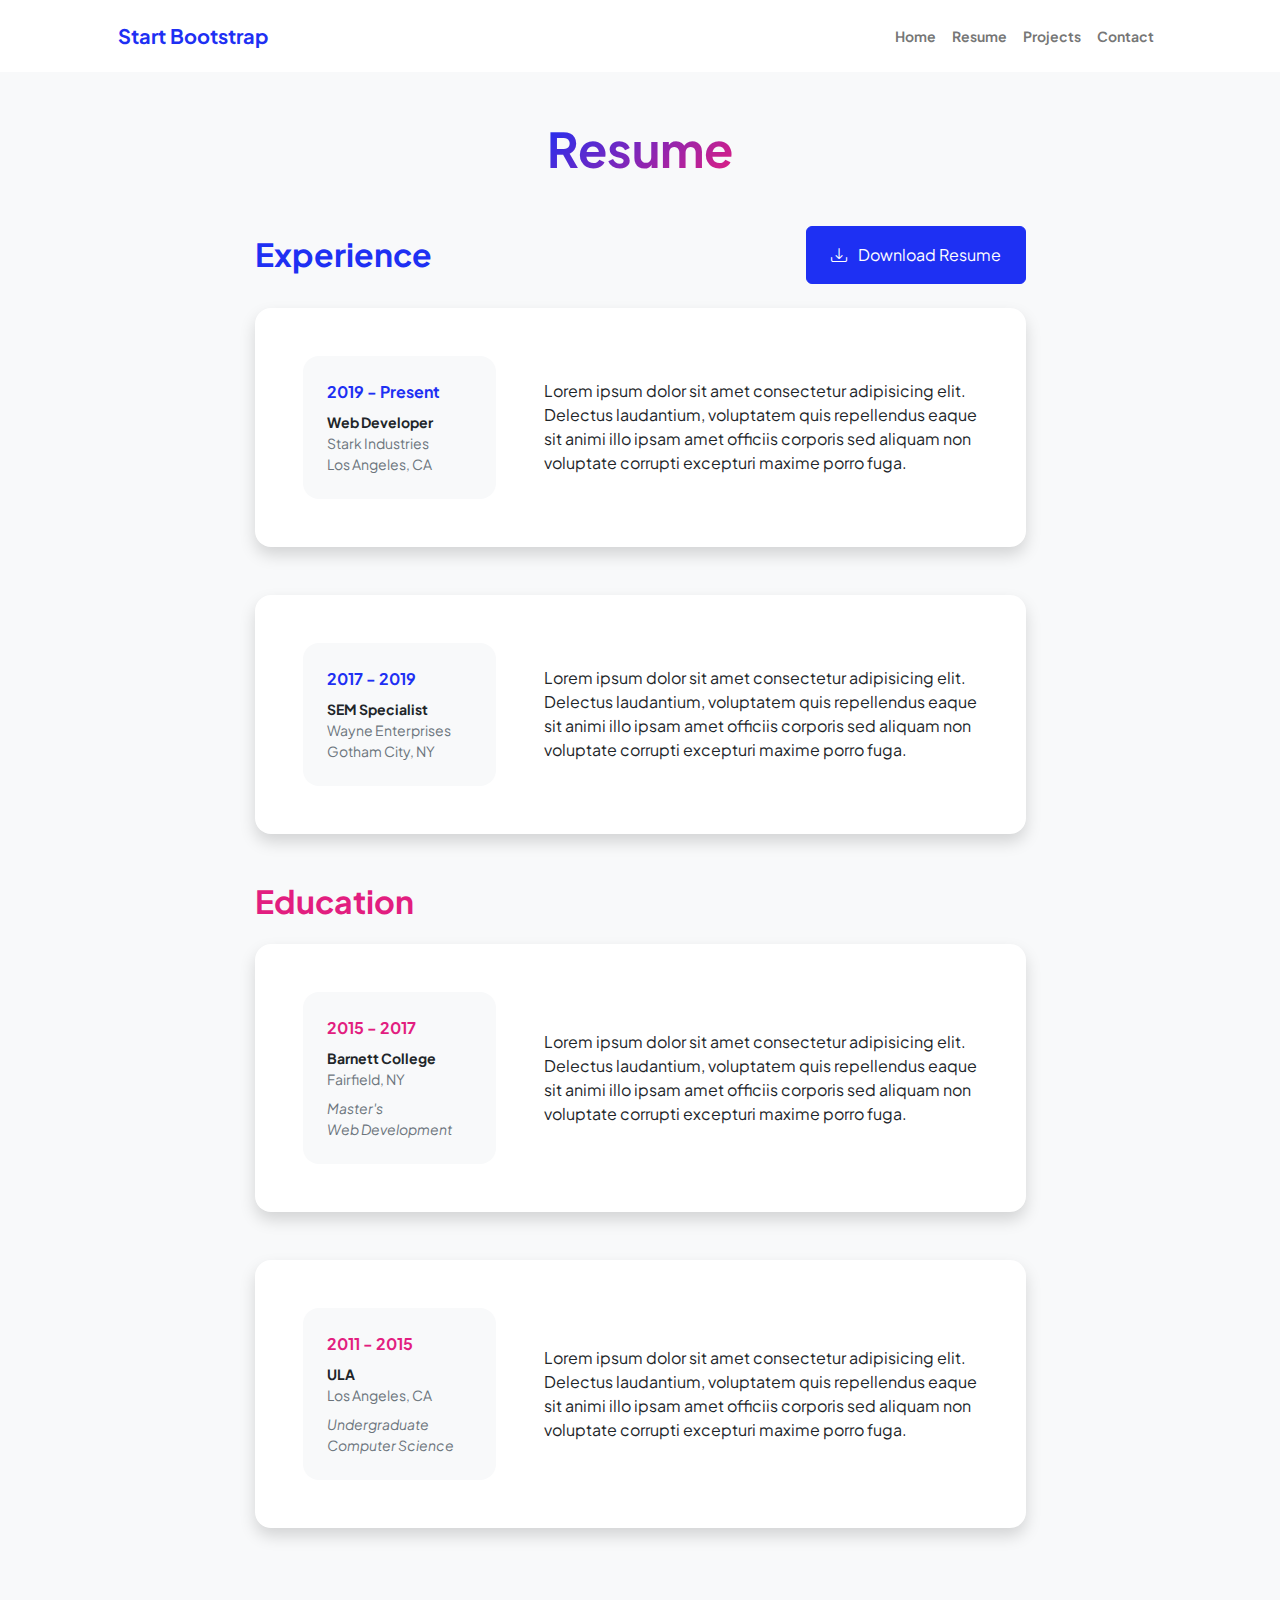
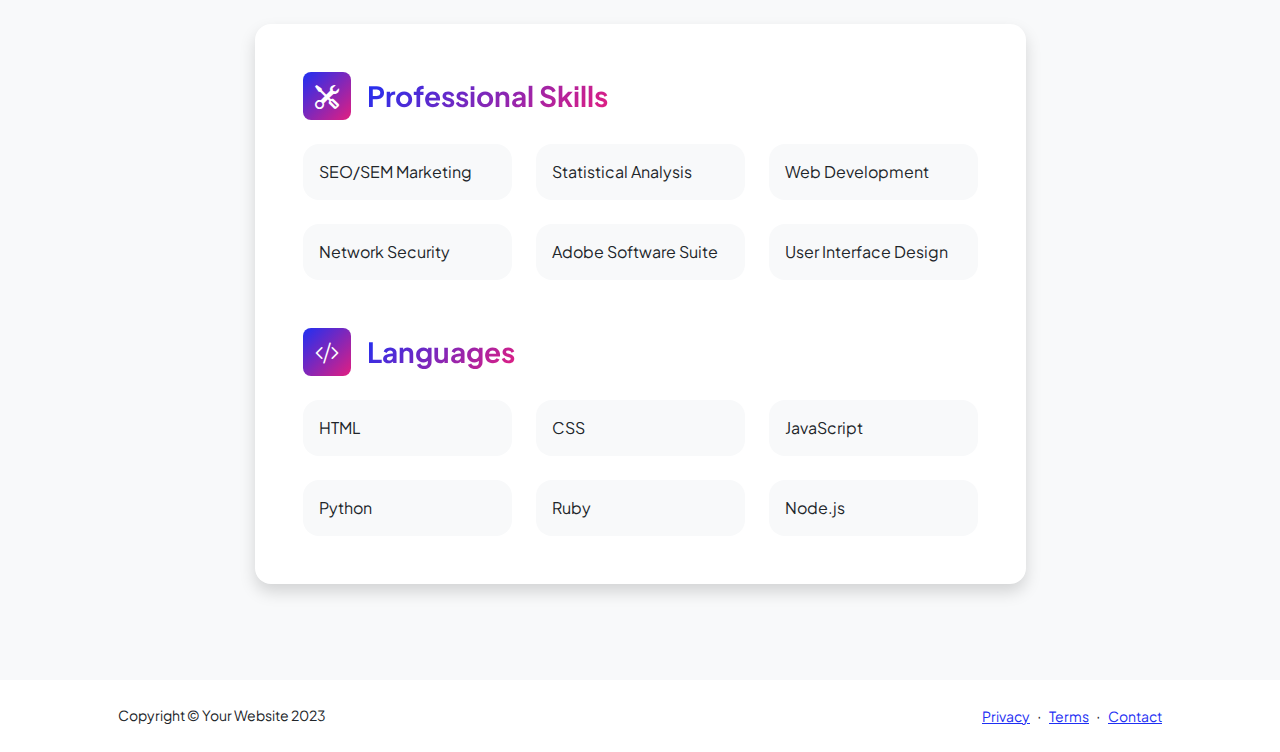
<file: resume.html>
<!DOCTYPE html>
<html lang="en">
    <head>
        <meta charset="utf-8" />
        <meta name="viewport" content="width=device-width, initial-scale=1, shrink-to-fit=no" />
        <meta name="description" content="" />
        <meta name="author" content="" />
        <title>Personal - Start Bootstrap Template</title>
        <!-- Favicon-->
        <link rel="icon" type="image/x-icon" href="assets/favicon.ico" />
        <!-- Custom Google font-->
        <link rel="preconnect" href="https://fonts.googleapis.com" />
        <link rel="preconnect" href="https://fonts.gstatic.com" crossorigin />
        <link href="https://fonts.googleapis.com/css2?family=Plus+Jakarta+Sans:wght@100;200;300;400;500;600;700;800;900&amp;display=swap" rel="stylesheet" />
        <!-- Bootstrap icons-->
        <link href="https://cdn.jsdelivr.net/npm/bootstrap-icons@1.8.1/font/bootstrap-icons.css" rel="stylesheet" />
        <!-- Core theme CSS (includes Bootstrap)-->
        <link href="css/styles.css" rel="stylesheet" />
    </head>
    <body class="d-flex flex-column h-100 bg-light">
        <main class="flex-shrink-0">
            <!-- Navigation-->
            <nav class="navbar navbar-expand-lg navbar-light bg-white py-3">
                <div class="container px-5">
                    <a class="navbar-brand" href="index.html"><span class="fw-bolder text-primary">Start Bootstrap</span></a>
                    <button class="navbar-toggler" type="button" data-bs-toggle="collapse" data-bs-target="#navbarSupportedContent" aria-controls="navbarSupportedContent" aria-expanded="false" aria-label="Toggle navigation"><span class="navbar-toggler-icon"></span></button>
                    <div class="collapse navbar-collapse" id="navbarSupportedContent">
                        <ul class="navbar-nav ms-auto mb-2 mb-lg-0 small fw-bolder">
                            <li class="nav-item"><a class="nav-link" href="index.html">Home</a></li>
                            <li class="nav-item"><a class="nav-link" href="resume.html">Resume</a></li>
                            <li class="nav-item"><a class="nav-link" href="projects.html">Projects</a></li>
                            <li class="nav-item"><a class="nav-link" href="contact.html">Contact</a></li>
                        </ul>
                    </div>
                </div>
            </nav>
            <!-- Page Content-->
            <div class="container px-5 my-5">
                <div class="text-center mb-5">
                    <h1 class="display-5 fw-bolder mb-0"><span class="text-gradient d-inline">Resume</span></h1>
                </div>
                <div class="row gx-5 justify-content-center">
                    <div class="col-lg-11 col-xl-9 col-xxl-8">
                        <!-- Experience Section-->
                        <section>
                            <div class="d-flex align-items-center justify-content-between mb-4">
                                <h2 class="text-primary fw-bolder mb-0">Experience</h2>
                                <!-- Download resume button-->
                                <!-- Note: Set the link href target to a PDF file within your project-->
                                <a class="btn btn-primary px-4 py-3" href="#!">
                                    <div class="d-inline-block bi bi-download me-2"></div>
                                    Download Resume
                                </a>
                            </div>
                            <!-- Experience Card 1-->
                            <div class="card shadow border-0 rounded-4 mb-5">
                                <div class="card-body p-5">
                                    <div class="row align-items-center gx-5">
                                        <div class="col text-center text-lg-start mb-4 mb-lg-0">
                                            <div class="bg-light p-4 rounded-4">
                                                <div class="text-primary fw-bolder mb-2">2019 - Present</div>
                                                <div class="small fw-bolder">Web Developer</div>
                                                <div class="small text-muted">Stark Industries</div>
                                                <div class="small text-muted">Los Angeles, CA</div>
                                            </div>
                                        </div>
                                        <div class="col-lg-8"><div>Lorem ipsum dolor sit amet consectetur adipisicing elit. Delectus laudantium, voluptatem quis repellendus eaque sit animi illo ipsam amet officiis corporis sed aliquam non voluptate corrupti excepturi maxime porro fuga.</div></div>
                                    </div>
                                </div>
                            </div>
                            <!-- Experience Card 2-->
                            <div class="card shadow border-0 rounded-4 mb-5">
                                <div class="card-body p-5">
                                    <div class="row align-items-center gx-5">
                                        <div class="col text-center text-lg-start mb-4 mb-lg-0">
                                            <div class="bg-light p-4 rounded-4">
                                                <div class="text-primary fw-bolder mb-2">2017 - 2019</div>
                                                <div class="small fw-bolder">SEM Specialist</div>
                                                <div class="small text-muted">Wayne Enterprises</div>
                                                <div class="small text-muted">Gotham City, NY</div>
                                            </div>
                                        </div>
                                        <div class="col-lg-8"><div>Lorem ipsum dolor sit amet consectetur adipisicing elit. Delectus laudantium, voluptatem quis repellendus eaque sit animi illo ipsam amet officiis corporis sed aliquam non voluptate corrupti excepturi maxime porro fuga.</div></div>
                                    </div>
                                </div>
                            </div>
                        </section>
                        <!-- Education Section-->
                        <section>
                            <h2 class="text-secondary fw-bolder mb-4">Education</h2>
                            <!-- Education Card 1-->
                            <div class="card shadow border-0 rounded-4 mb-5">
                                <div class="card-body p-5">
                                    <div class="row align-items-center gx-5">
                                        <div class="col text-center text-lg-start mb-4 mb-lg-0">
                                            <div class="bg-light p-4 rounded-4">
                                                <div class="text-secondary fw-bolder mb-2">2015 - 2017</div>
                                                <div class="mb-2">
                                                    <div class="small fw-bolder">Barnett College</div>
                                                    <div class="small text-muted">Fairfield, NY</div>
                                                </div>
                                                <div class="fst-italic">
                                                    <div class="small text-muted">Master's</div>
                                                    <div class="small text-muted">Web Development</div>
                                                </div>
                                            </div>
                                        </div>
                                        <div class="col-lg-8"><div>Lorem ipsum dolor sit amet consectetur adipisicing elit. Delectus laudantium, voluptatem quis repellendus eaque sit animi illo ipsam amet officiis corporis sed aliquam non voluptate corrupti excepturi maxime porro fuga.</div></div>
                                    </div>
                                </div>
                            </div>
                            <!-- Education Card 2-->
                            <div class="card shadow border-0 rounded-4 mb-5">
                                <div class="card-body p-5">
                                    <div class="row align-items-center gx-5">
                                        <div class="col text-center text-lg-start mb-4 mb-lg-0">
                                            <div class="bg-light p-4 rounded-4">
                                                <div class="text-secondary fw-bolder mb-2">2011 - 2015</div>
                                                <div class="mb-2">
                                                    <div class="small fw-bolder">ULA</div>
                                                    <div class="small text-muted">Los Angeles, CA</div>
                                                </div>
                                                <div class="fst-italic">
                                                    <div class="small text-muted">Undergraduate</div>
                                                    <div class="small text-muted">Computer Science</div>
                                                </div>
                                            </div>
                                        </div>
                                        <div class="col-lg-8"><div>Lorem ipsum dolor sit amet consectetur adipisicing elit. Delectus laudantium, voluptatem quis repellendus eaque sit animi illo ipsam amet officiis corporis sed aliquam non voluptate corrupti excepturi maxime porro fuga.</div></div>
                                    </div>
                                </div>
                            </div>
                        </section>
                        <!-- Divider-->
                        <div class="pb-5"></div>
                        <!-- Skills Section-->
                        <section>
                            <!-- Skillset Card-->
                            <div class="card shadow border-0 rounded-4 mb-5">
                                <div class="card-body p-5">
                                    <!-- Professional skills list-->
                                    <div class="mb-5">
                                        <div class="d-flex align-items-center mb-4">
                                            <div class="feature bg-primary bg-gradient-primary-to-secondary text-white rounded-3 me-3"><i class="bi bi-tools"></i></div>
                                            <h3 class="fw-bolder mb-0"><span class="text-gradient d-inline">Professional Skills</span></h3>
                                        </div>
                                        <div class="row row-cols-1 row-cols-md-3 mb-4">
                                            <div class="col mb-4 mb-md-0"><div class="d-flex align-items-center bg-light rounded-4 p-3 h-100">SEO/SEM Marketing</div></div>
                                            <div class="col mb-4 mb-md-0"><div class="d-flex align-items-center bg-light rounded-4 p-3 h-100">Statistical Analysis</div></div>
                                            <div class="col"><div class="d-flex align-items-center bg-light rounded-4 p-3 h-100">Web Development</div></div>
                                        </div>
                                        <div class="row row-cols-1 row-cols-md-3">
                                            <div class="col mb-4 mb-md-0"><div class="d-flex align-items-center bg-light rounded-4 p-3 h-100">Network Security</div></div>
                                            <div class="col mb-4 mb-md-0"><div class="d-flex align-items-center bg-light rounded-4 p-3 h-100">Adobe Software Suite</div></div>
                                            <div class="col"><div class="d-flex align-items-center bg-light rounded-4 p-3 h-100">User Interface Design</div></div>
                                        </div>
                                    </div>
                                    <!-- Languages list-->
                                    <div class="mb-0">
                                        <div class="d-flex align-items-center mb-4">
                                            <div class="feature bg-primary bg-gradient-primary-to-secondary text-white rounded-3 me-3"><i class="bi bi-code-slash"></i></div>
                                            <h3 class="fw-bolder mb-0"><span class="text-gradient d-inline">Languages</span></h3>
                                        </div>
                                        <div class="row row-cols-1 row-cols-md-3 mb-4">
                                            <div class="col mb-4 mb-md-0"><div class="d-flex align-items-center bg-light rounded-4 p-3 h-100">HTML</div></div>
                                            <div class="col mb-4 mb-md-0"><div class="d-flex align-items-center bg-light rounded-4 p-3 h-100">CSS</div></div>
                                            <div class="col"><div class="d-flex align-items-center bg-light rounded-4 p-3 h-100">JavaScript</div></div>
                                        </div>
                                        <div class="row row-cols-1 row-cols-md-3">
                                            <div class="col mb-4 mb-md-0"><div class="d-flex align-items-center bg-light rounded-4 p-3 h-100">Python</div></div>
                                            <div class="col mb-4 mb-md-0"><div class="d-flex align-items-center bg-light rounded-4 p-3 h-100">Ruby</div></div>
                                            <div class="col"><div class="d-flex align-items-center bg-light rounded-4 p-3 h-100">Node.js</div></div>
                                        </div>
                                    </div>
                                </div>
                            </div>
                        </section>
                    </div>
                </div>
            </div>
        </main>
        <!-- Footer-->
        <footer class="bg-white py-4 mt-auto">
            <div class="container px-5">
                <div class="row align-items-center justify-content-between flex-column flex-sm-row">
                    <div class="col-auto"><div class="small m-0">Copyright &copy; Your Website 2023</div></div>
                    <div class="col-auto">
                        <a class="small" href="#!">Privacy</a>
                        <span class="mx-1">&middot;</span>
                        <a class="small" href="#!">Terms</a>
                        <span class="mx-1">&middot;</span>
                        <a class="small" href="#!">Contact</a>
                    </div>
                </div>
            </div>
        </footer>
        <!-- Bootstrap core JS-->
        <script src="https://cdn.jsdelivr.net/npm/bootstrap@5.2.3/dist/js/bootstrap.bundle.min.js"></script>
        <!-- Core theme JS-->
        <script src="js/scripts.js"></script>
    </body>
</html>
</file>
